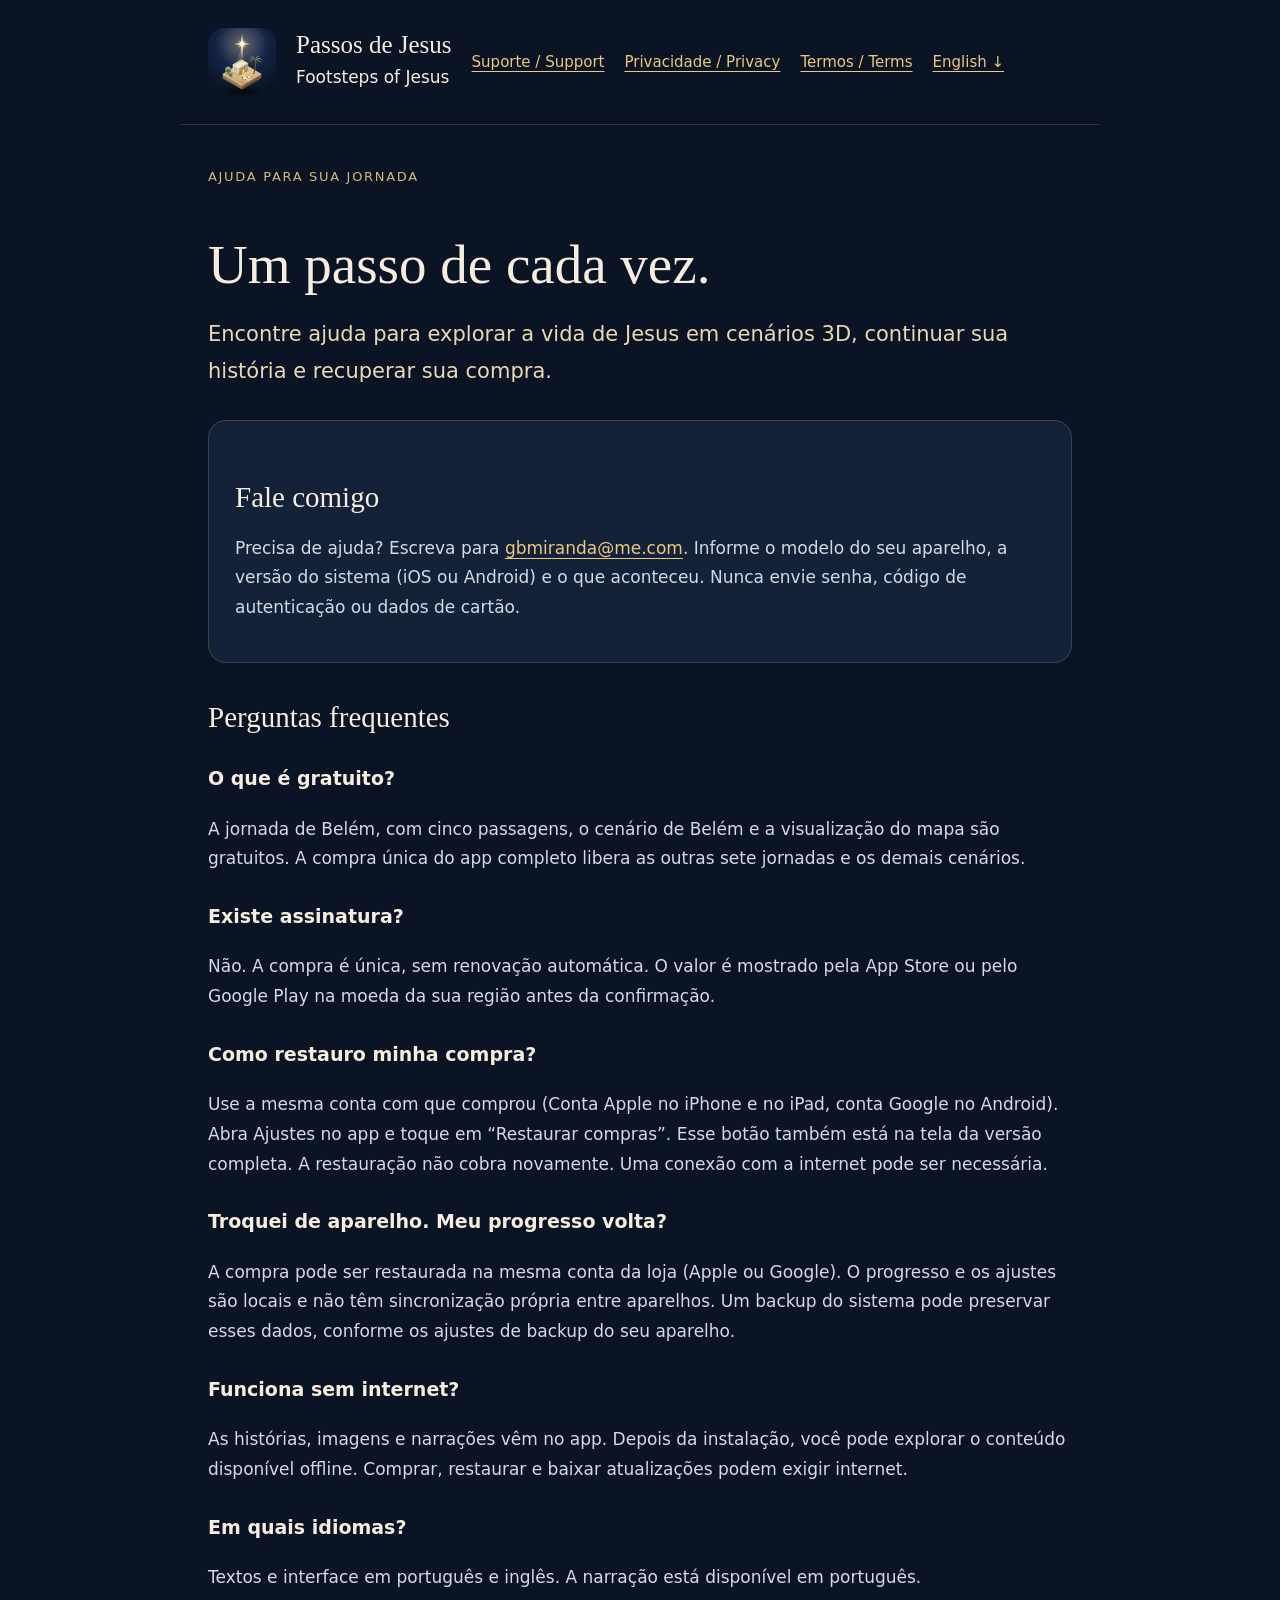
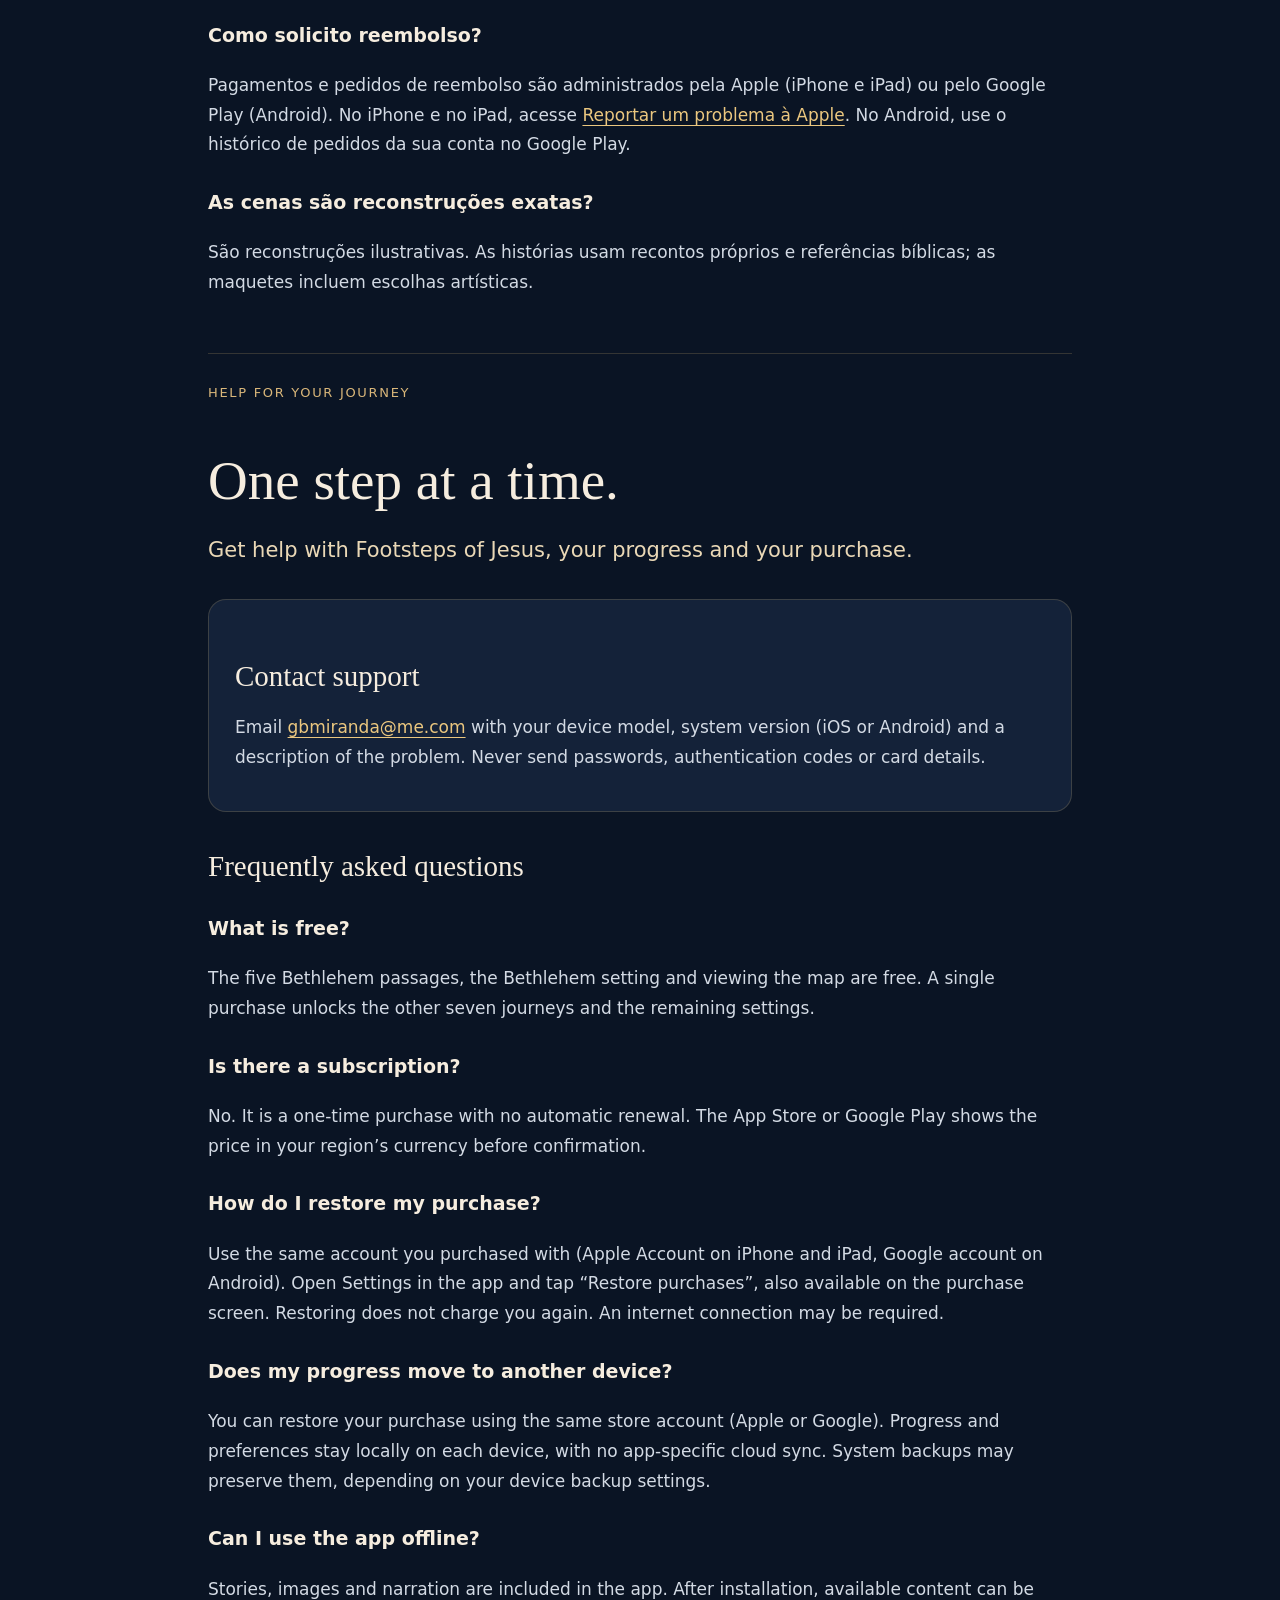
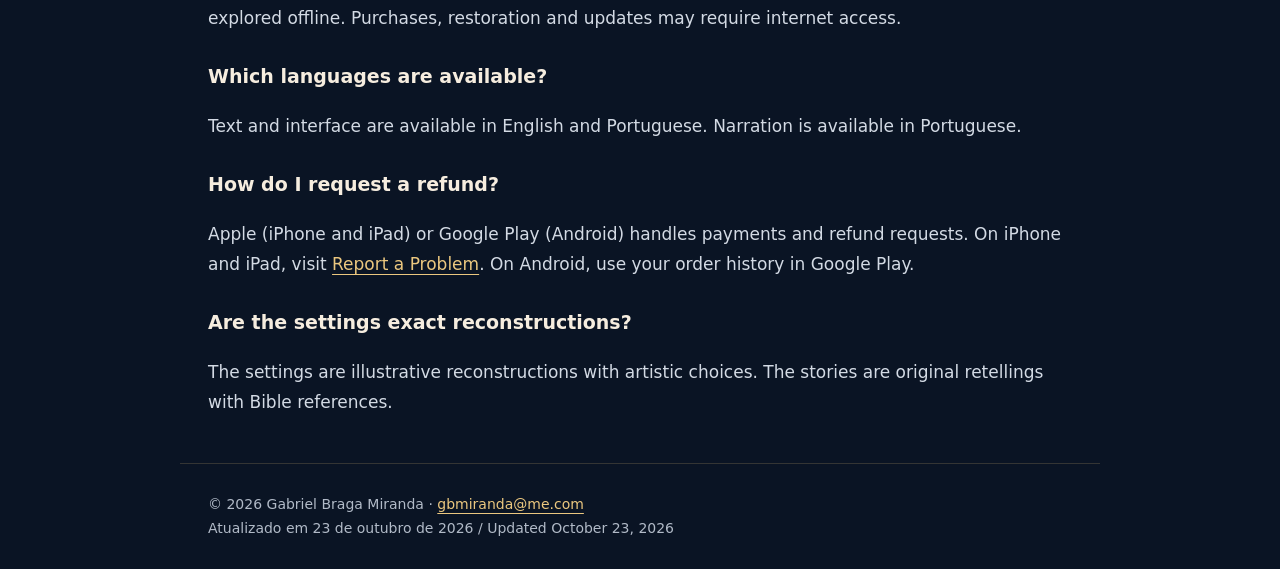
<file: index.html>
<!doctype html><html lang="pt-BR"><head><meta charset="utf-8"><meta name="viewport" content="width=device-width,initial-scale=1"><title>Suporte · Passos de Jesus</title><meta name="description" content="Suporte, privacidade e informações sobre o Passos de Jesus / Footsteps of Jesus."><link rel="stylesheet" href="style.css"><link rel="icon" href="icone.png"></head><body><header><img src="icone.png" alt="" width="68" height="68"><div><strong>Passos de Jesus</strong><div lang="en">Footsteps of Jesus</div></div><nav aria-label="Navegação"><a href="index.html">Suporte / Support</a><a href="privacidade.html">Privacidade / Privacy</a><a href="termos.html">Termos / Terms</a><a href="#english" lang="en">English ↓</a></nav></header><main><p class="tag">Ajuda para sua jornada</p><h1>Um passo de cada vez.</h1><p class="intro">Encontre ajuda para explorar a vida de Jesus em cenários 3D, continuar sua história e recuperar sua compra.</p><div class="box"><h2>Fale comigo</h2><p>Precisa de ajuda? Escreva para <a href="mailto:gbmiranda@me.com">gbmiranda@me.com</a>. Informe o modelo do seu aparelho, a versão do sistema (iOS ou Android) e o que aconteceu. Nunca envie senha, código de autenticação ou dados de cartão.</p></div><h2>Perguntas frequentes</h2><h3>O que é gratuito?</h3><p>A jornada de Belém, com cinco passagens, o cenário de Belém e a visualização do mapa são gratuitos. A compra única do app completo libera as outras sete jornadas e os demais cenários.</p><h3>Existe assinatura?</h3><p>Não. A compra é única, sem renovação automática. O valor é mostrado pela App Store ou pelo Google Play na moeda da sua região antes da confirmação.</p><h3>Como restauro minha compra?</h3><p>Use a mesma conta com que comprou (Conta Apple no iPhone e no iPad, conta Google no Android). Abra Ajustes no app e toque em “Restaurar compras”. Esse botão também está na tela da versão completa. A restauração não cobra novamente. Uma conexão com a internet pode ser necessária.</p><h3>Troquei de aparelho. Meu progresso volta?</h3><p>A compra pode ser restaurada na mesma conta da loja (Apple ou Google). O progresso e os ajustes são locais e não têm sincronização própria entre aparelhos. Um backup do sistema pode preservar esses dados, conforme os ajustes de backup do seu aparelho.</p><h3>Funciona sem internet?</h3><p>As histórias, imagens e narrações vêm no app. Depois da instalação, você pode explorar o conteúdo disponível offline. Comprar, restaurar e baixar atualizações podem exigir internet.</p><h3>Em quais idiomas?</h3><p>Textos e interface em português e inglês. A narração está disponível em português.</p><h3>Como solicito reembolso?</h3><p>Pagamentos e pedidos de reembolso são administrados pela Apple (iPhone e iPad) ou pelo Google Play (Android). No iPhone e no iPad, acesse <a href="https://reportaproblem.apple.com/">Reportar um problema à Apple</a>. No Android, use o histórico de pedidos da sua conta no Google Play.</p><h3>As cenas são reconstruções exatas?</h3><p>São reconstruções ilustrativas. As histórias usam recontos próprios e referências bíblicas; as maquetes incluem escolhas artísticas.</p><section class="en" id="english" lang="en"><p class="tag">Help for your journey</p><h1>One step at a time.</h1><p class="intro">Get help with Footsteps of Jesus, your progress and your purchase.</p><div class="box"><h2>Contact support</h2><p>Email <a href="mailto:gbmiranda@me.com">gbmiranda@me.com</a> with your device model, system version (iOS or Android) and a description of the problem. Never send passwords, authentication codes or card details.</p></div><h2>Frequently asked questions</h2><h3>What is free?</h3><p>The five Bethlehem passages, the Bethlehem setting and viewing the map are free. A single purchase unlocks the other seven journeys and the remaining settings.</p><h3>Is there a subscription?</h3><p>No. It is a one-time purchase with no automatic renewal. The App Store or Google Play shows the price in your region’s currency before confirmation.</p><h3>How do I restore my purchase?</h3><p>Use the same account you purchased with (Apple Account on iPhone and iPad, Google account on Android). Open Settings in the app and tap “Restore purchases”, also available on the purchase screen. Restoring does not charge you again. An internet connection may be required.</p><h3>Does my progress move to another device?</h3><p>You can restore your purchase using the same store account (Apple or Google). Progress and preferences stay locally on each device, with no app-specific cloud sync. System backups may preserve them, depending on your device backup settings.</p><h3>Can I use the app offline?</h3><p>Stories, images and narration are included in the app. After installation, available content can be explored offline. Purchases, restoration and updates may require internet access.</p><h3>Which languages are available?</h3><p>Text and interface are available in English and Portuguese. Narration is available in Portuguese.</p><h3>How do I request a refund?</h3><p>Apple (iPhone and iPad) or Google Play (Android) handles payments and refund requests. On iPhone and iPad, visit <a href="https://reportaproblem.apple.com/">Report a Problem</a>. On Android, use your order history in Google Play.</p><h3>Are the settings exact reconstructions?</h3><p>The settings are illustrative reconstructions with artistic choices. The stories are original retellings with Bible references.</p></section></main><footer>© 2026 Gabriel Braga Miranda · <a href="mailto:gbmiranda@me.com">gbmiranda@me.com</a><br>Atualizado em 23 de outubro de 2026 / Updated October 23, 2026</footer></body></html>
</file>
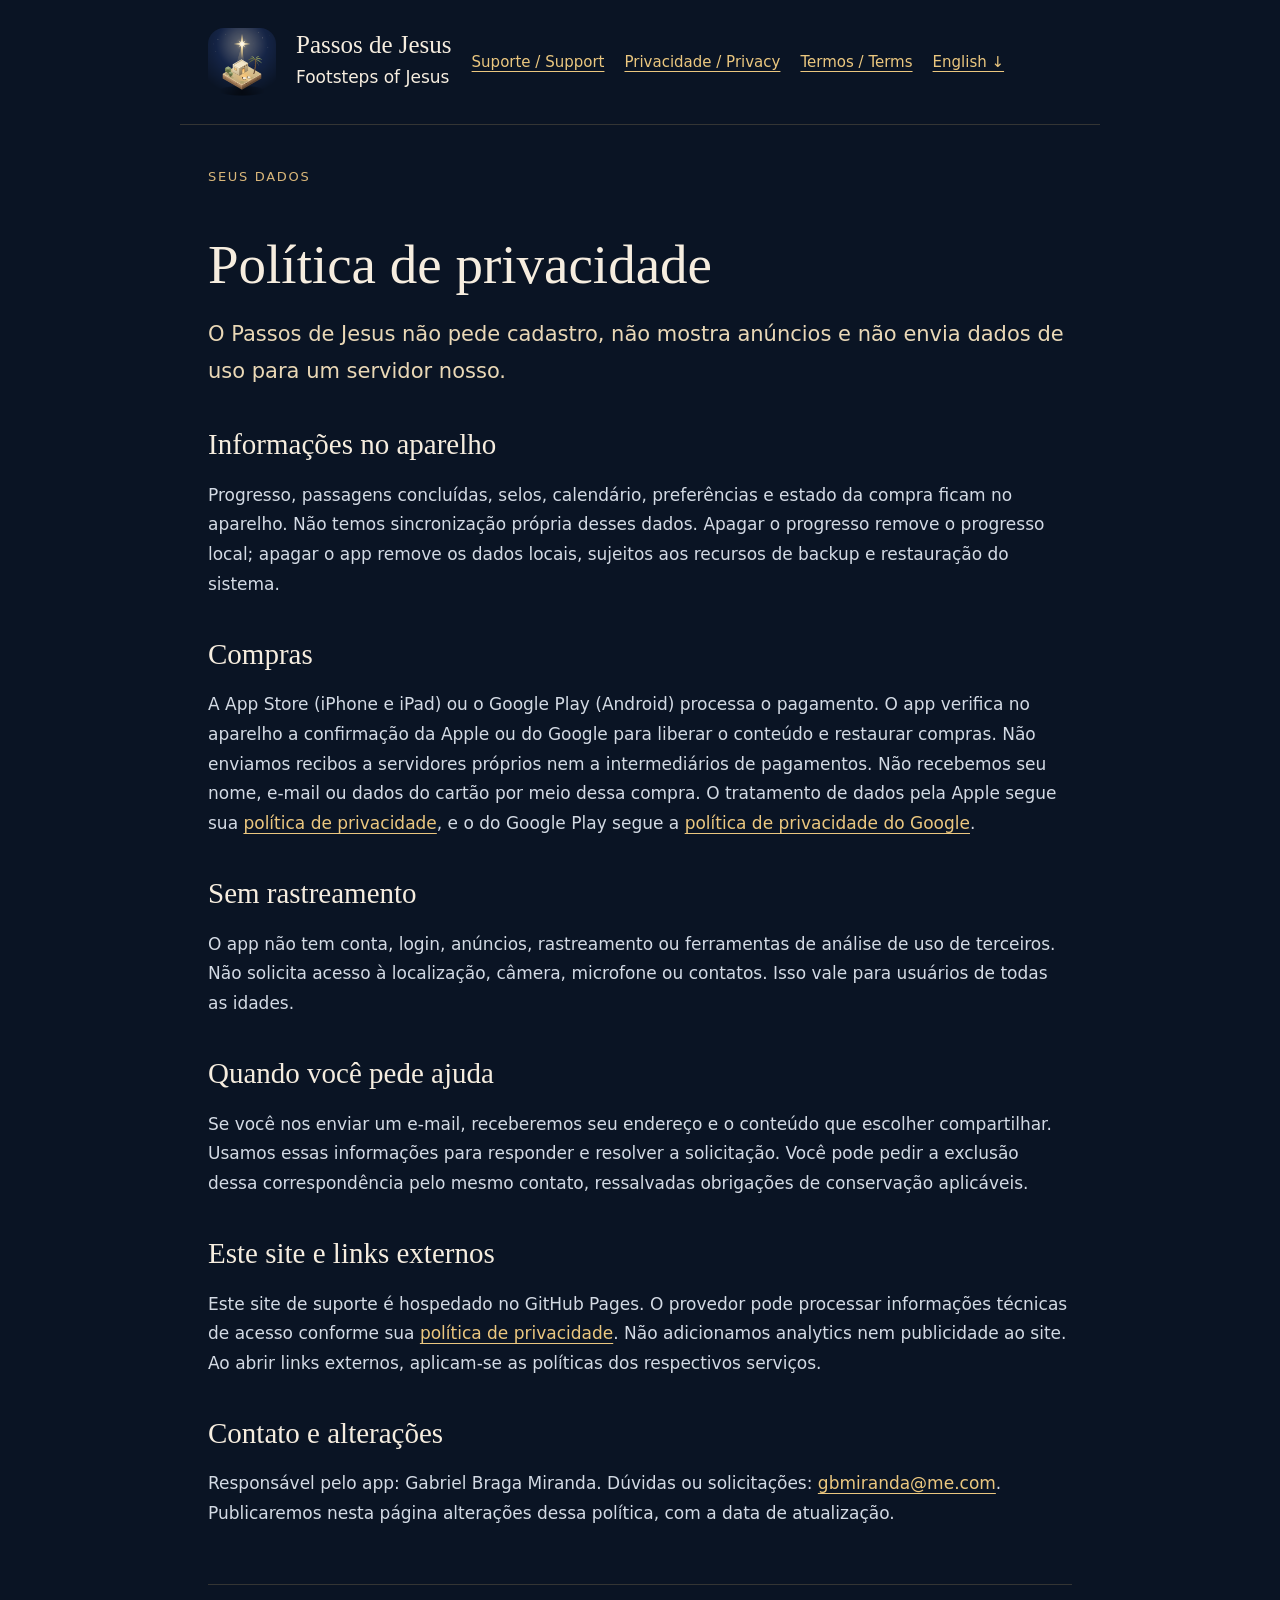
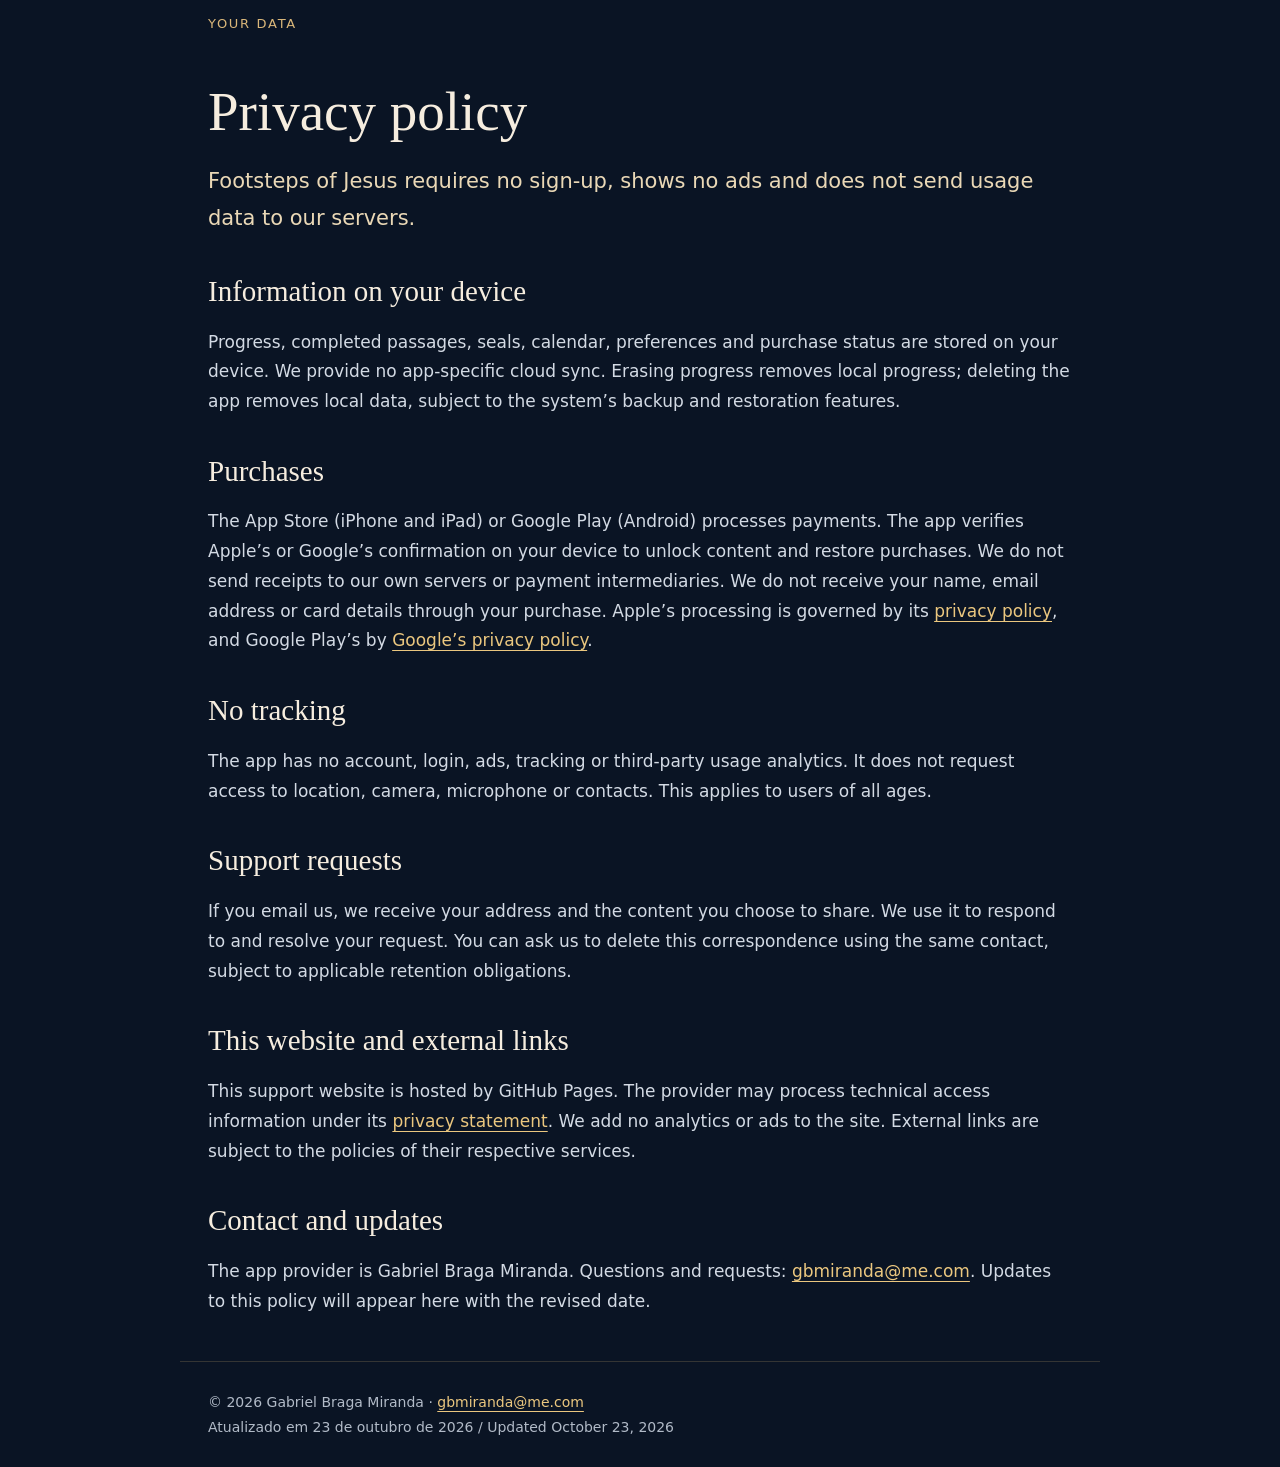
<file: privacidade.html>
<!doctype html><html lang="pt-BR"><head><meta charset="utf-8"><meta name="viewport" content="width=device-width,initial-scale=1"><title>Privacidade · Passos de Jesus</title><meta name="description" content="Suporte, privacidade e informações sobre o Passos de Jesus / Footsteps of Jesus."><link rel="stylesheet" href="style.css"><link rel="icon" href="icone.png"></head><body><header><img src="icone.png" alt="" width="68" height="68"><div><strong>Passos de Jesus</strong><div lang="en">Footsteps of Jesus</div></div><nav aria-label="Navegação"><a href="index.html">Suporte / Support</a><a href="privacidade.html">Privacidade / Privacy</a><a href="termos.html">Termos / Terms</a><a href="#english" lang="en">English ↓</a></nav></header><main><p class="tag">Seus dados</p><h1>Política de privacidade</h1><p class="intro">O Passos de Jesus não pede cadastro, não mostra anúncios e não envia dados de uso para um servidor nosso.</p><h2>Informações no aparelho</h2><p>Progresso, passagens concluídas, selos, calendário, preferências e estado da compra ficam no aparelho. Não temos sincronização própria desses dados. Apagar o progresso remove o progresso local; apagar o app remove os dados locais, sujeitos aos recursos de backup e restauração do sistema.</p><h2>Compras</h2><p>A App Store (iPhone e iPad) ou o Google Play (Android) processa o pagamento. O app verifica no aparelho a confirmação da Apple ou do Google para liberar o conteúdo e restaurar compras. Não enviamos recibos a servidores próprios nem a intermediários de pagamentos. Não recebemos seu nome, e-mail ou dados do cartão por meio dessa compra. O tratamento de dados pela Apple segue sua <a href="https://www.apple.com/legal/privacy/">política de privacidade</a>, e o do Google Play segue a <a href="https://policies.google.com/privacy">política de privacidade do Google</a>.</p><h2>Sem rastreamento</h2><p>O app não tem conta, login, anúncios, rastreamento ou ferramentas de análise de uso de terceiros. Não solicita acesso à localização, câmera, microfone ou contatos. Isso vale para usuários de todas as idades.</p><h2>Quando você pede ajuda</h2><p>Se você nos enviar um e-mail, receberemos seu endereço e o conteúdo que escolher compartilhar. Usamos essas informações para responder e resolver a solicitação. Você pode pedir a exclusão dessa correspondência pelo mesmo contato, ressalvadas obrigações de conservação aplicáveis.</p><h2>Este site e links externos</h2><p>Este site de suporte é hospedado no GitHub Pages. O provedor pode processar informações técnicas de acesso conforme sua <a href="https://docs.github.com/en/site-policy/privacy-policies/github-general-privacy-statement">política de privacidade</a>. Não adicionamos analytics nem publicidade ao site. Ao abrir links externos, aplicam-se as políticas dos respectivos serviços.</p><h2>Contato e alterações</h2><p>Responsável pelo app: Gabriel Braga Miranda. Dúvidas ou solicitações: <a href="mailto:gbmiranda@me.com">gbmiranda@me.com</a>. Publicaremos nesta página alterações dessa política, com a data de atualização.</p><section class="en" id="english" lang="en"><p class="tag">Your data</p><h1>Privacy policy</h1><p class="intro">Footsteps of Jesus requires no sign-up, shows no ads and does not send usage data to our servers.</p><h2>Information on your device</h2><p>Progress, completed passages, seals, calendar, preferences and purchase status are stored on your device. We provide no app-specific cloud sync. Erasing progress removes local progress; deleting the app removes local data, subject to the system’s backup and restoration features.</p><h2>Purchases</h2><p>The App Store (iPhone and iPad) or Google Play (Android) processes payments. The app verifies Apple’s or Google’s confirmation on your device to unlock content and restore purchases. We do not send receipts to our own servers or payment intermediaries. We do not receive your name, email address or card details through your purchase. Apple’s processing is governed by its <a href="https://www.apple.com/legal/privacy/">privacy policy</a>, and Google Play’s by <a href="https://policies.google.com/privacy">Google’s privacy policy</a>.</p><h2>No tracking</h2><p>The app has no account, login, ads, tracking or third-party usage analytics. It does not request access to location, camera, microphone or contacts. This applies to users of all ages.</p><h2>Support requests</h2><p>If you email us, we receive your address and the content you choose to share. We use it to respond to and resolve your request. You can ask us to delete this correspondence using the same contact, subject to applicable retention obligations.</p><h2>This website and external links</h2><p>This support website is hosted by GitHub Pages. The provider may process technical access information under its <a href="https://docs.github.com/en/site-policy/privacy-policies/github-general-privacy-statement">privacy statement</a>. We add no analytics or ads to the site. External links are subject to the policies of their respective services.</p><h2>Contact and updates</h2><p>The app provider is Gabriel Braga Miranda. Questions and requests: <a href="mailto:gbmiranda@me.com">gbmiranda@me.com</a>. Updates to this policy will appear here with the revised date.</p></section></main><footer>© 2026 Gabriel Braga Miranda · <a href="mailto:gbmiranda@me.com">gbmiranda@me.com</a><br>Atualizado em 23 de outubro de 2026 / Updated October 23, 2026</footer></body></html>
</file>
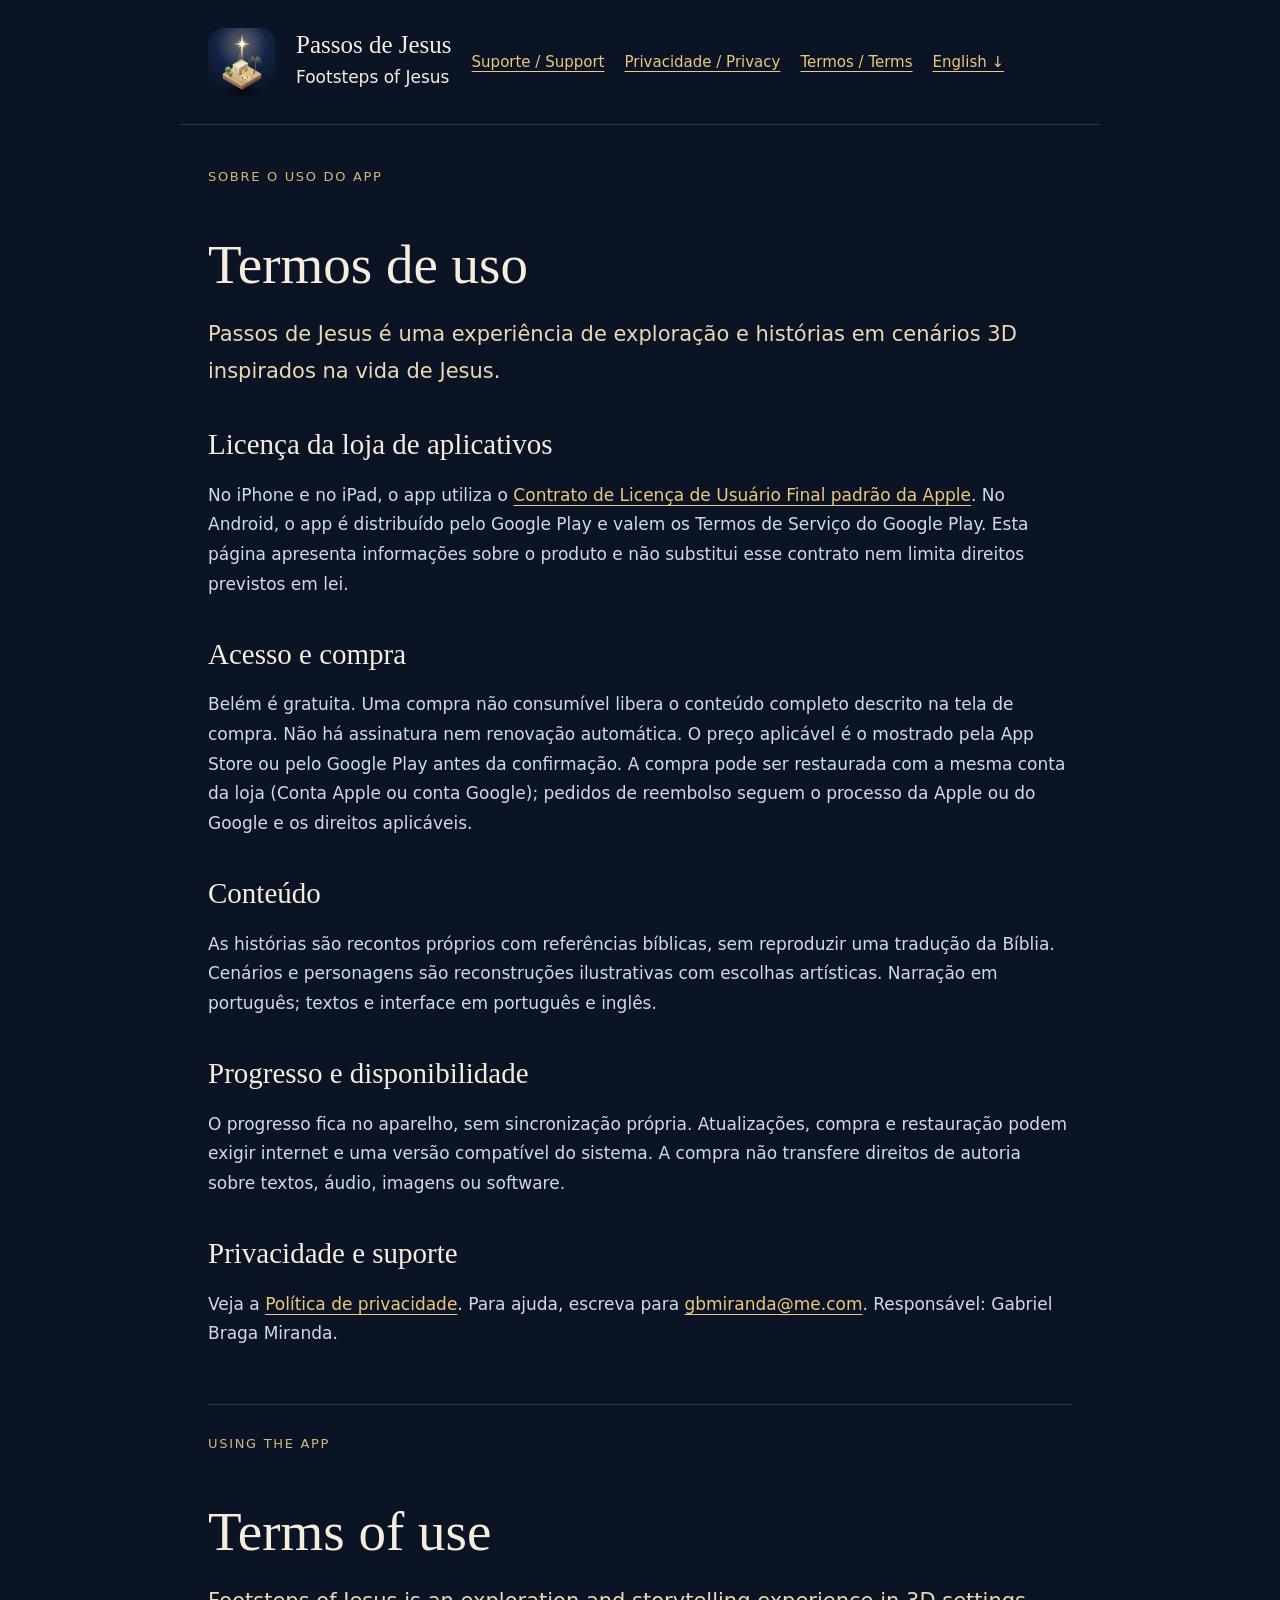
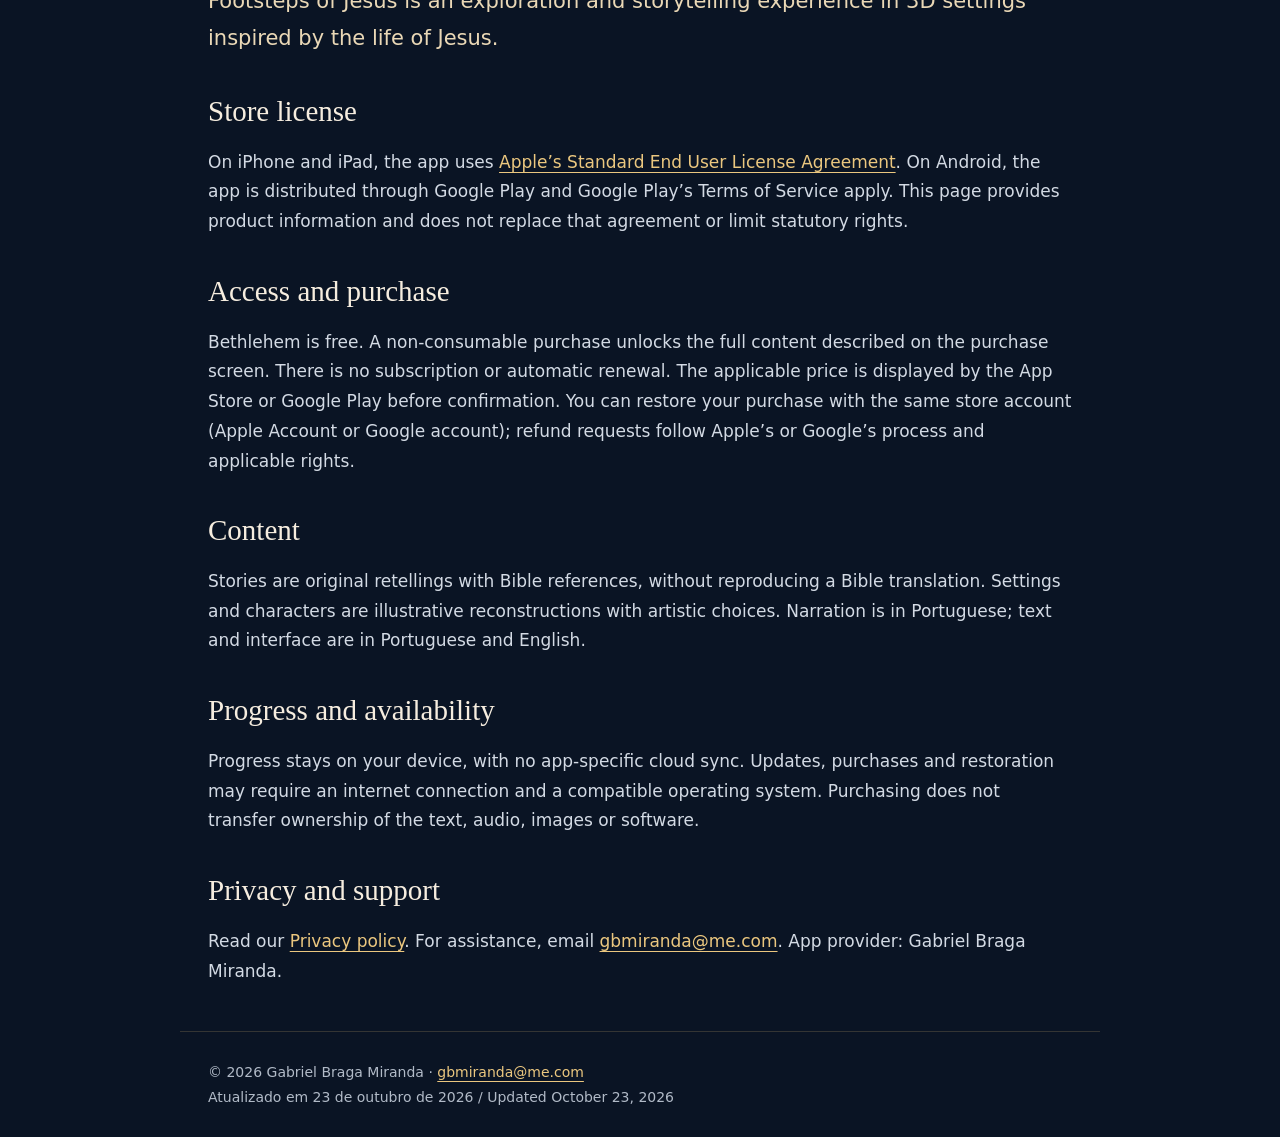
<file: termos.html>
<!doctype html><html lang="pt-BR"><head><meta charset="utf-8"><meta name="viewport" content="width=device-width,initial-scale=1"><title>Termos · Passos de Jesus</title><meta name="description" content="Suporte, privacidade e informações sobre o Passos de Jesus / Footsteps of Jesus."><link rel="stylesheet" href="style.css"><link rel="icon" href="icone.png"></head><body><header><img src="icone.png" alt="" width="68" height="68"><div><strong>Passos de Jesus</strong><div lang="en">Footsteps of Jesus</div></div><nav aria-label="Navegação"><a href="index.html">Suporte / Support</a><a href="privacidade.html">Privacidade / Privacy</a><a href="termos.html">Termos / Terms</a><a href="#english" lang="en">English ↓</a></nav></header><main><p class="tag">Sobre o uso do app</p><h1>Termos de uso</h1><p class="intro">Passos de Jesus é uma experiência de exploração e histórias em cenários 3D inspirados na vida de Jesus.</p><h2>Licença da loja de aplicativos</h2><p>No iPhone e no iPad, o app utiliza o <a href="https://www.apple.com/legal/internet-services/itunes/dev/stdeula/">Contrato de Licença de Usuário Final padrão da Apple</a>. No Android, o app é distribuído pelo Google Play e valem os Termos de Serviço do Google Play. Esta página apresenta informações sobre o produto e não substitui esse contrato nem limita direitos previstos em lei.</p><h2>Acesso e compra</h2><p>Belém é gratuita. Uma compra não consumível libera o conteúdo completo descrito na tela de compra. Não há assinatura nem renovação automática. O preço aplicável é o mostrado pela App Store ou pelo Google Play antes da confirmação. A compra pode ser restaurada com a mesma conta da loja (Conta Apple ou conta Google); pedidos de reembolso seguem o processo da Apple ou do Google e os direitos aplicáveis.</p><h2>Conteúdo</h2><p>As histórias são recontos próprios com referências bíblicas, sem reproduzir uma tradução da Bíblia. Cenários e personagens são reconstruções ilustrativas com escolhas artísticas. Narração em português; textos e interface em português e inglês.</p><h2>Progresso e disponibilidade</h2><p>O progresso fica no aparelho, sem sincronização própria. Atualizações, compra e restauração podem exigir internet e uma versão compatível do sistema. A compra não transfere direitos de autoria sobre textos, áudio, imagens ou software.</p><h2>Privacidade e suporte</h2><p>Veja a <a href="privacidade.html">Política de privacidade</a>. Para ajuda, escreva para <a href="mailto:gbmiranda@me.com">gbmiranda@me.com</a>. Responsável: Gabriel Braga Miranda.</p><section class="en" id="english" lang="en"><p class="tag">Using the app</p><h1>Terms of use</h1><p class="intro">Footsteps of Jesus is an exploration and storytelling experience in 3D settings inspired by the life of Jesus.</p><h2>Store license</h2><p>On iPhone and iPad, the app uses <a href="https://www.apple.com/legal/internet-services/itunes/dev/stdeula/">Apple’s Standard End User License Agreement</a>. On Android, the app is distributed through Google Play and Google Play’s Terms of Service apply. This page provides product information and does not replace that agreement or limit statutory rights.</p><h2>Access and purchase</h2><p>Bethlehem is free. A non-consumable purchase unlocks the full content described on the purchase screen. There is no subscription or automatic renewal. The applicable price is displayed by the App Store or Google Play before confirmation. You can restore your purchase with the same store account (Apple Account or Google account); refund requests follow Apple’s or Google’s process and applicable rights.</p><h2>Content</h2><p>Stories are original retellings with Bible references, without reproducing a Bible translation. Settings and characters are illustrative reconstructions with artistic choices. Narration is in Portuguese; text and interface are in Portuguese and English.</p><h2>Progress and availability</h2><p>Progress stays on your device, with no app-specific cloud sync. Updates, purchases and restoration may require an internet connection and a compatible operating system. Purchasing does not transfer ownership of the text, audio, images or software.</p><h2>Privacy and support</h2><p>Read our <a href="privacidade.html#english">Privacy policy</a>. For assistance, email <a href="mailto:gbmiranda@me.com">gbmiranda@me.com</a>. App provider: Gabriel Braga Miranda.</p></section></main><footer>© 2026 Gabriel Braga Miranda · <a href="mailto:gbmiranda@me.com">gbmiranda@me.com</a><br>Atualizado em 23 de outubro de 2026 / Updated October 23, 2026</footer></body></html>
</file>
<file: style.css>
*{box-sizing:border-box}html{scroll-behavior:smooth}body{margin:0;background:#0a1424;color:#f6eddf;font:17px/1.75 system-ui,-apple-system,sans-serif}a{color:#ebc77f;text-underline-offset:4px}a:focus-visible{outline:3px solid #ebc77f;outline-offset:5px}header,main,footer{max-width:920px;margin:auto;padding:28px}header{border-bottom:1px solid #e9c27c30;display:flex;gap:20px;align-items:center;flex-wrap:wrap}header img{width:68px;height:68px;border-radius:16px}header strong{font:25px Georgia,serif}nav{display:flex;gap:20px;flex-wrap:wrap;font-size:15px}h1{font:clamp(34px,6vw,55px)/1.12 Georgia,serif;max-width:720px;margin:45px 0 20px}h2{font:29px/1.3 Georgia,serif;margin:36px 0 12px}h3{font-size:19px;margin-top:26px}p,li{color:#d3dae4}.intro{font-size:21px;color:#ead8b6}.tag{font-size:13px;letter-spacing:.13em;text-transform:uppercase;color:#dab77a}.box{padding:22px 26px;background:#142239;border:1px solid #e9c27c30;border-radius:18px;margin:30px 0}.en{border-top:1px solid #e9c27c30;margin-top:55px;padding-top:15px}footer{border-top:1px solid #e9c27c30;font-size:14px;color:#b1bac7}.button{display:inline-block;border:1px solid #ebc77f;border-radius:30px;padding:8px 22px;text-decoration:none;margin:4px 12px 4px 0}@media(max-width:500px){header,main,footer{padding:22px}nav{gap:15px}.box{padding:18px}}@media(prefers-reduced-motion:reduce){html{scroll-behavior:auto}}
</file>
